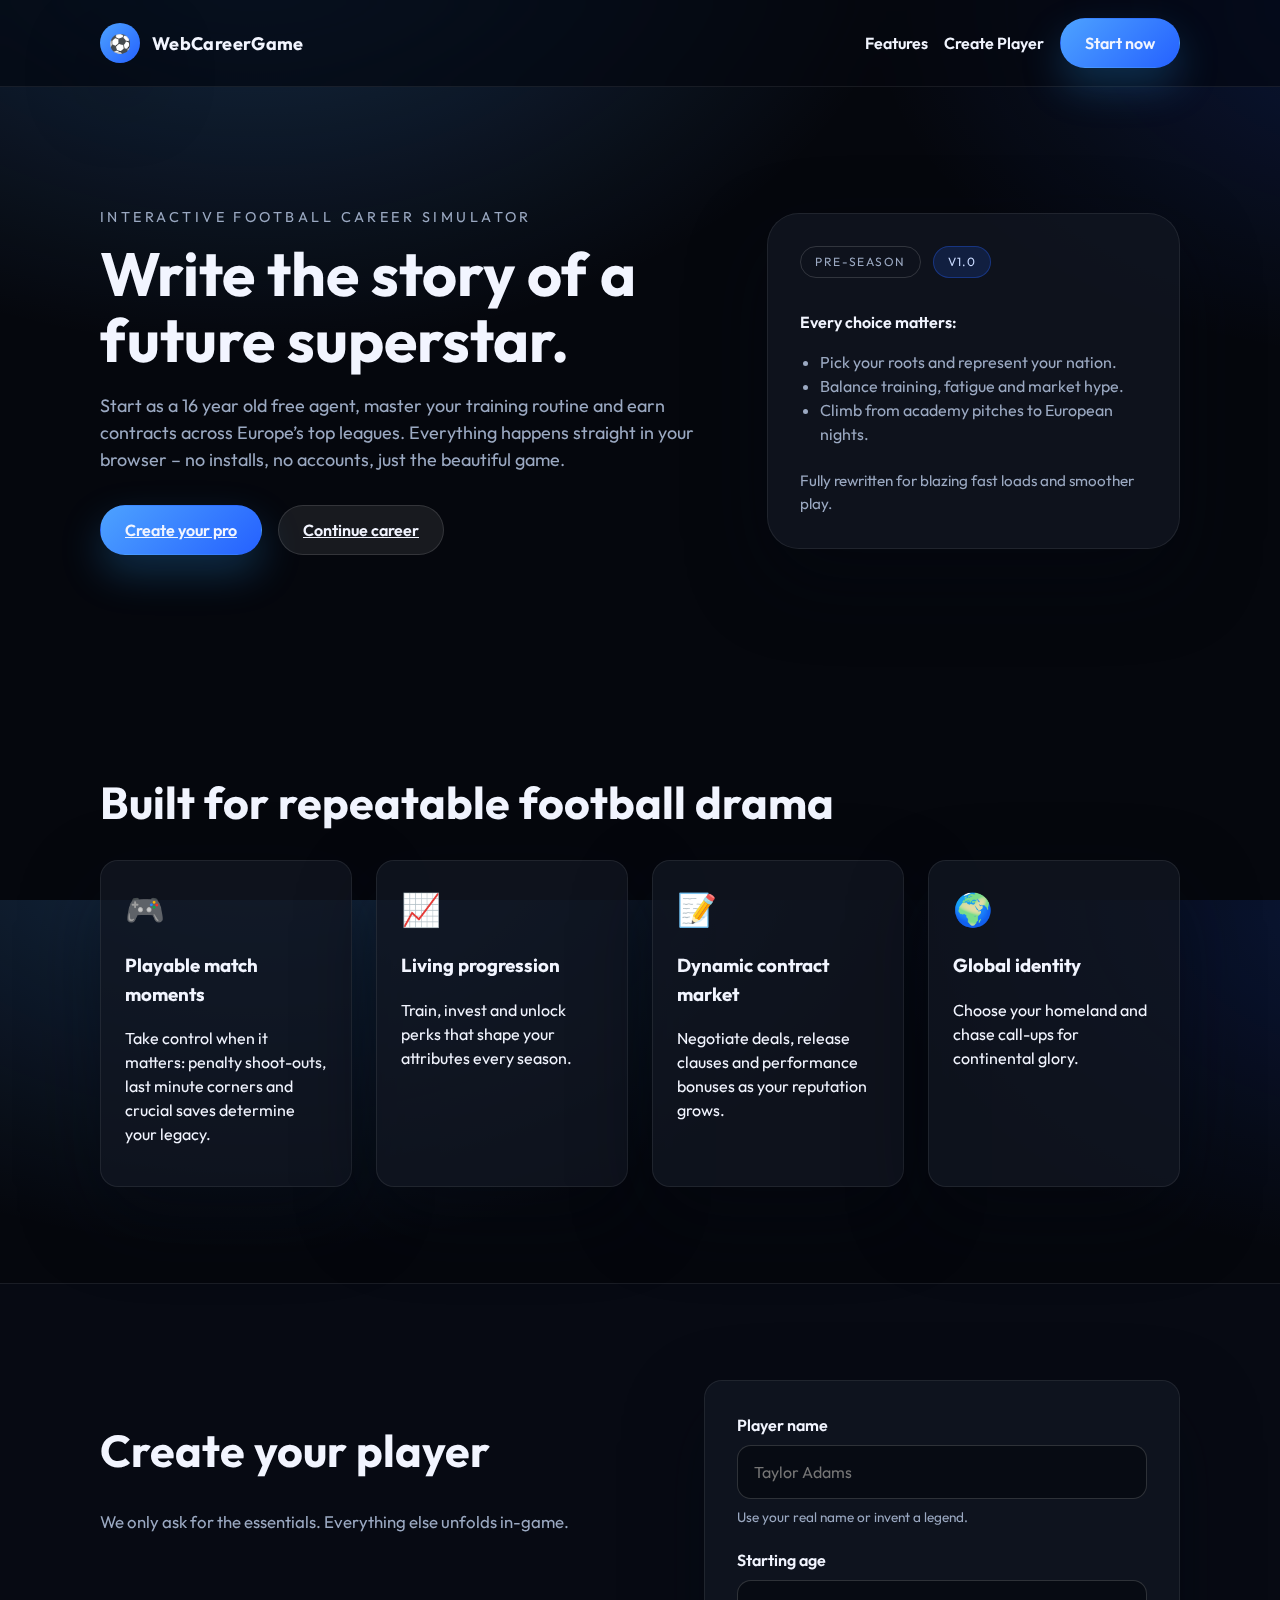
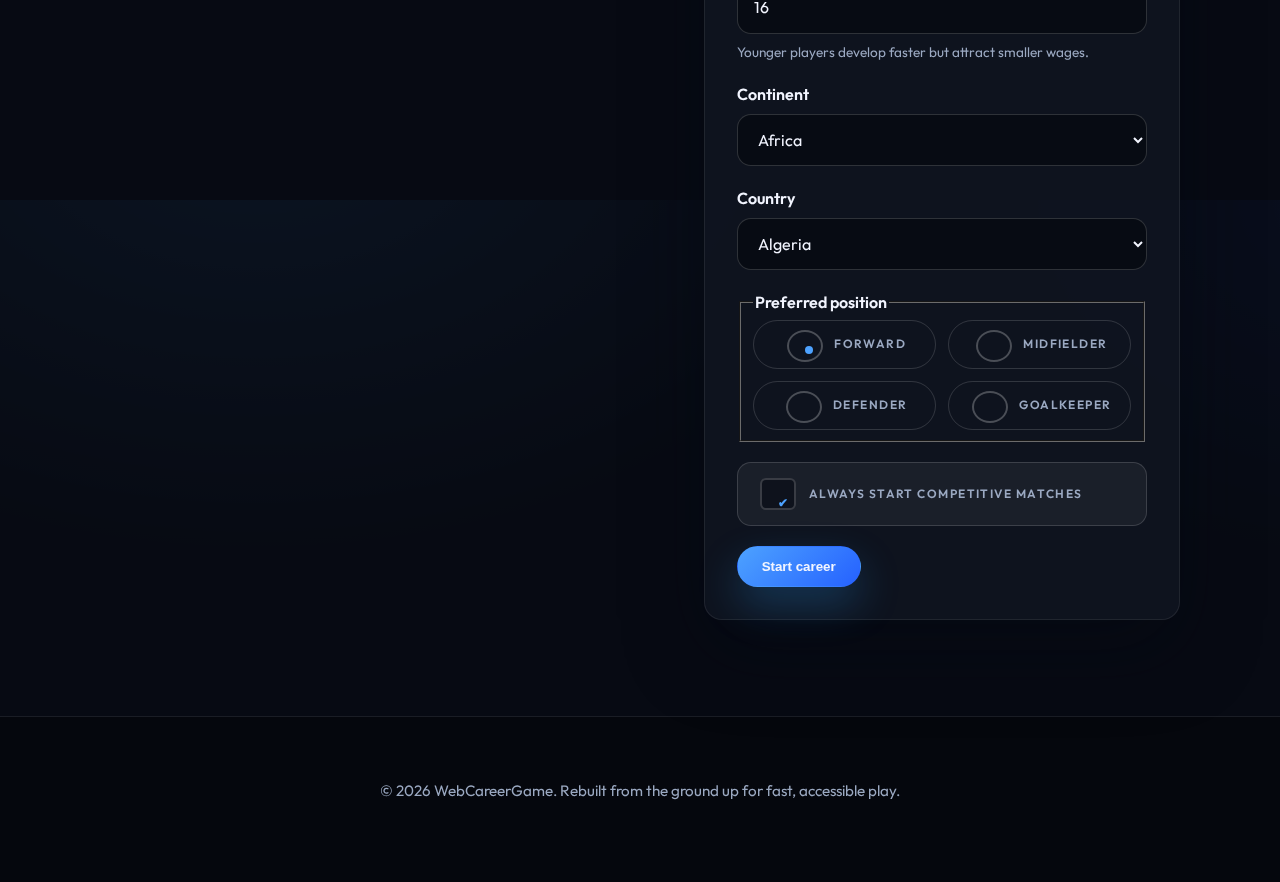
<file: index.html>
<!DOCTYPE html>
<html lang="en">
  <head>
    <meta charset="UTF-8" />
    <meta name="viewport" content="width=device-width, initial-scale=1" />
    <title>WebCareerGame · Craft Your Football Story</title>
    <link rel="preconnect" href="https://fonts.googleapis.com" />
    <link rel="preconnect" href="https://fonts.gstatic.com" crossorigin />
    <link
      href="https://fonts.googleapis.com/css2?family=Outfit:wght@400;500;600;700;800&display=swap"
      rel="stylesheet"
    />
    <link rel="stylesheet" href="styles/landing.css" />
    <script type="module" src="scripts/landing.js" defer></script>
  </head>
  <body>
    <header class="site-header">
      <div class="container header-inner">
        <div class="brand" aria-label="WebCareerGame">
          <span class="brand-icon" aria-hidden="true">⚽</span>
          <span class="brand-name">WebCareerGame</span>
        </div>
        <nav class="nav" aria-label="Primary">
          <a href="#features">Features</a>
          <a href="#setup">Create Player</a>
          <a
            class="btn primary"
            href="#setup"
            data-start
          >Start now</a>
        </nav>
      </div>
    </header>

    <main>
      <section class="hero" id="top">
        <div class="container hero-inner">
          <div class="hero-copy">
            <p class="eyebrow">Interactive football career simulator</p>
            <h1>Write the story of a future superstar.</h1>
            <p class="lede">
              Start as a 16 year old free agent, master your training routine and earn contracts across Europe’s top leagues. Everything happens straight in your browser – no installs, no accounts, just the beautiful game.
            </p>
            <div class="cta-row">
              <a class="btn primary" href="#setup">Create your pro</a>
              <a class="btn ghost" href="game.html">Continue career</a>
            </div>
          </div>
          <div class="hero-card" aria-hidden="true">
            <div class="card-header">
              <span class="pill">Pre-season</span>
              <span class="pill primary">v1.0</span>
            </div>
            <div class="card-body">
              <p class="card-lede">Every choice matters:</p>
              <ul class="card-list">
                <li>Pick your roots and represent your nation.</li>
                <li>Balance training, fatigue and market hype.</li>
                <li>Climb from academy pitches to European nights.</li>
              </ul>
              <p class="card-foot">Fully rewritten for blazing fast loads and smoother play.</p>
            </div>
          </div>
        </div>
      </section>

      <section class="section" id="features">
        <div class="container">
          <h2>Built for repeatable football drama</h2>
          <div class="feature-grid">
            <article class="feature">
              <div class="feature-icon" aria-hidden="true">🎮</div>
              <h3>Playable match moments</h3>
              <p>Take control when it matters: penalty shoot-outs, last minute corners and crucial saves determine your legacy.</p>
            </article>
            <article class="feature">
              <div class="feature-icon" aria-hidden="true">📈</div>
              <h3>Living progression</h3>
              <p>Train, invest and unlock perks that shape your attributes every season.</p>
            </article>
            <article class="feature">
              <div class="feature-icon" aria-hidden="true">📝</div>
              <h3>Dynamic contract market</h3>
              <p>Negotiate deals, release clauses and performance bonuses as your reputation grows.</p>
            </article>
            <article class="feature">
              <div class="feature-icon" aria-hidden="true">🌍</div>
              <h3>Global identity</h3>
              <p>Choose your homeland and chase call-ups for continental glory.</p>
            </article>
          </div>
        </div>
      </section>

      <section class="section alt" id="setup">
        <div class="container setup-grid">
          <header class="section-header">
            <h2>Create your player</h2>
            <p>We only ask for the essentials. Everything else unfolds in-game.</p>
          </header>
          <form class="card form" id="setup-form" novalidate>
            <div class="field">
              <label for="name">Player name</label>
              <input
                id="name"
                name="name"
                type="text"
                autocomplete="name"
                placeholder="Taylor Adams"
                maxlength="24"
                required
              />
              <p class="hint">Use your real name or invent a legend.</p>
            </div>

            <div class="field">
              <label for="age">Starting age</label>
              <input
                id="age"
                name="age"
                type="number"
                min="16"
                max="40"
                value="16"
                required
              />
              <p class="hint">Younger players develop faster but attract smaller wages.</p>
            </div>

            <div class="field">
              <label for="continent">Continent</label>
              <select id="continent" name="continent" required></select>
            </div>

            <div class="field">
              <label for="country">Country</label>
              <select id="country" name="country" required></select>
            </div>

            <fieldset class="field">
              <legend>Preferred position</legend>
              <div class="pill-group" role="radiogroup" aria-label="Position">
                <label class="pill">
                  <input type="radio" name="pos" value="Forward" checked />
                  Forward
                </label>
                <label class="pill">
                  <input type="radio" name="pos" value="Midfielder" />
                  Midfielder
                </label>
                <label class="pill">
                  <input type="radio" name="pos" value="Defender" />
                  Defender
                </label>
                <label class="pill">
                  <input type="radio" name="pos" value="Goalkeeper" />
                  Goalkeeper
                </label>
              </div>
            </fieldset>

            <label class="pill checkbox">
              <input type="checkbox" id="always-play" name="alwaysPlay" />
              Always start competitive matches
            </label>

            <footer class="form-footer">
              <button class="btn primary" type="submit">Start career</button>
              <p class="form-status" role="status" aria-live="polite"></p>
            </footer>
          </form>
        </div>
      </section>
    </main>

    <footer class="site-footer">
      <div class="container">
        <p>© <span id="year"></span> WebCareerGame. Rebuilt from the ground up for fast, accessible play.</p>
      </div>
    </footer>
  </body>
</html>
</file>
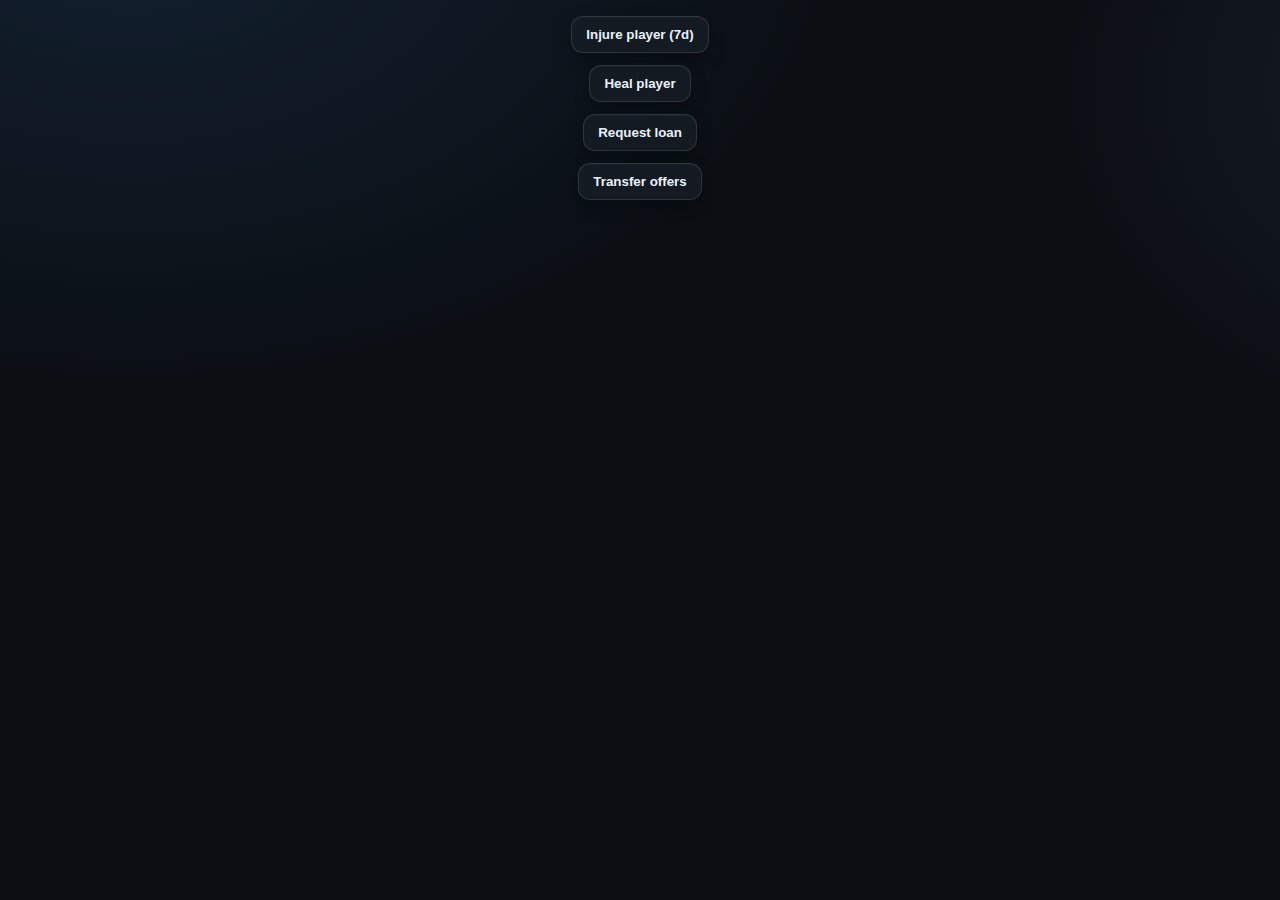
<file: dev.html>
<!DOCTYPE html>
<html lang="en">
<head>
  <meta charset="UTF-8" />
  <title>Developer tools</title>
  <link rel="stylesheet" href="style.css" />
</head>
<body>
  <div class="container">
    <div class="row column">
      <button class="btn" id="dev-injure">Injure player (7d)</button>
      <button class="btn" id="dev-heal">Heal player</button>
      <button class="btn" id="dev-loan">Request loan</button>
      <button class="btn" id="dev-offers">Transfer offers</button>
    </div>
  </div>
  <script src="js/dev.js"></script>
</body>
</html>
</file>
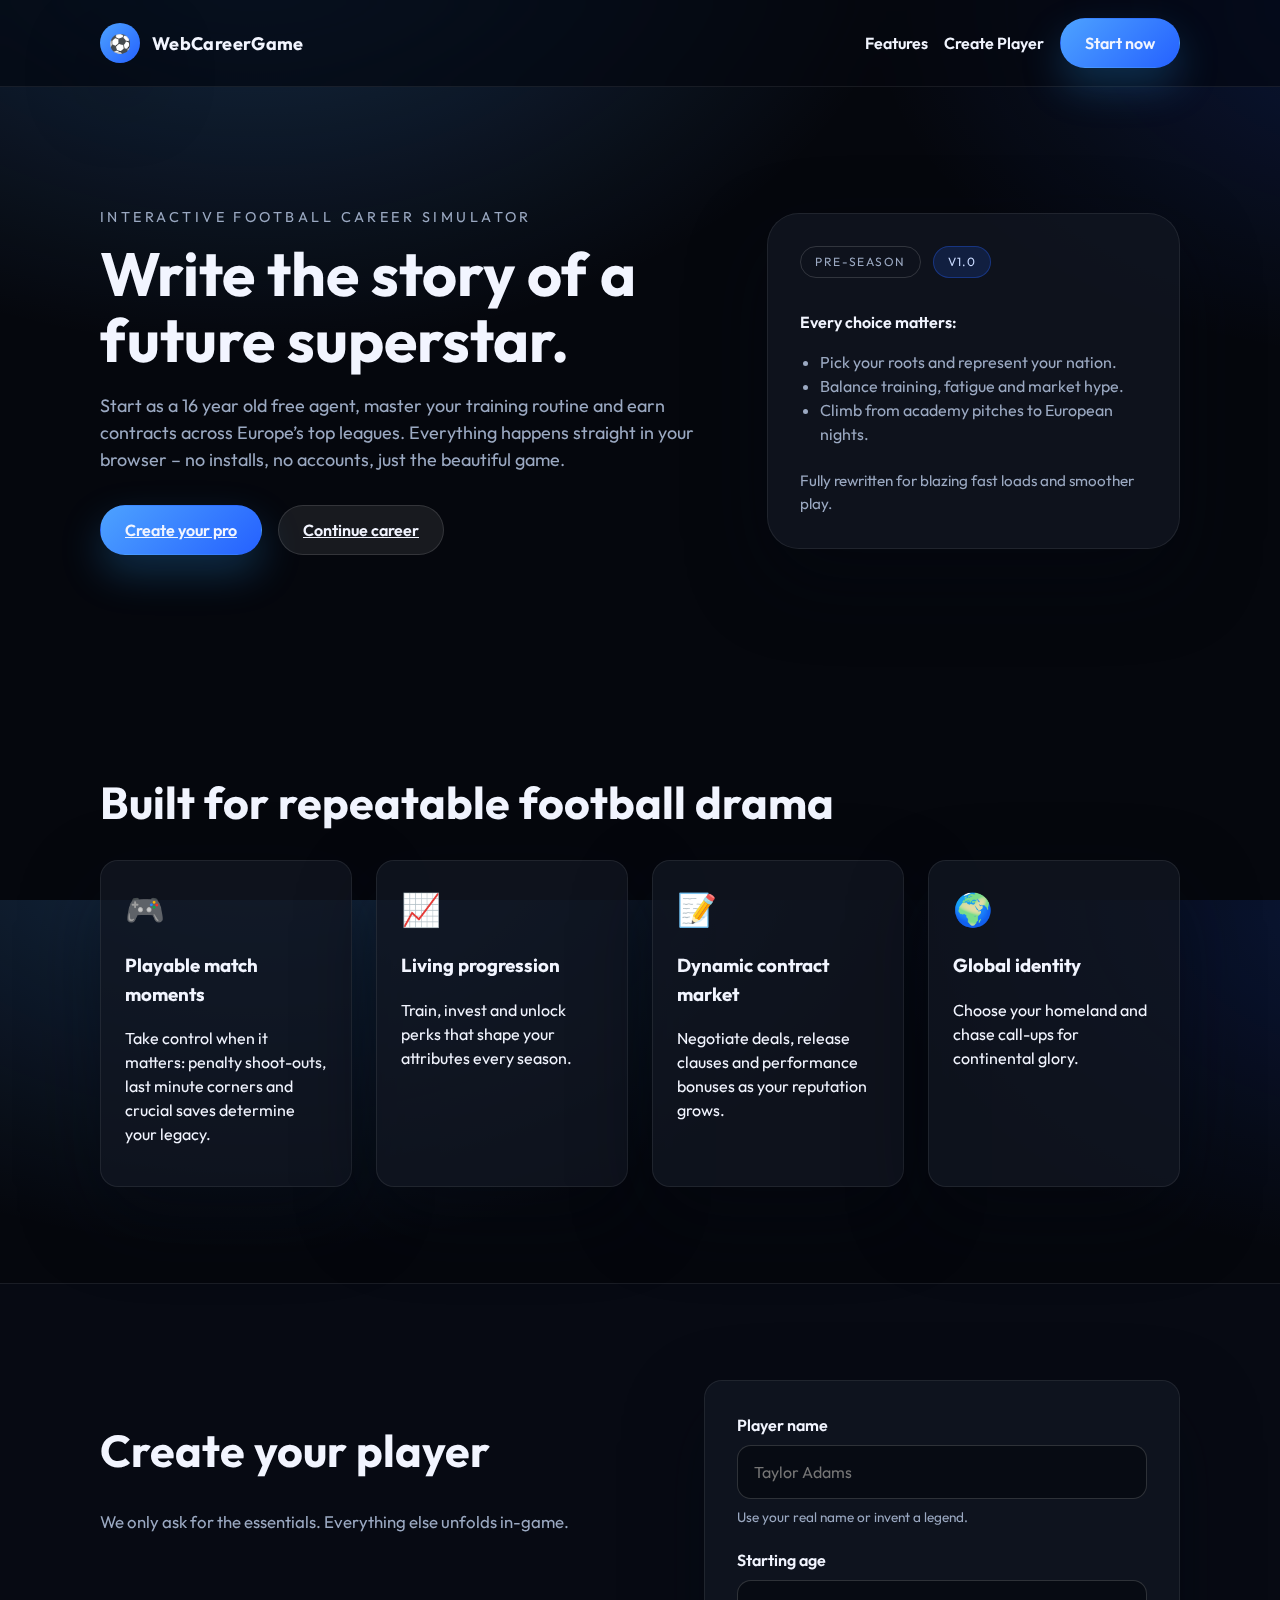
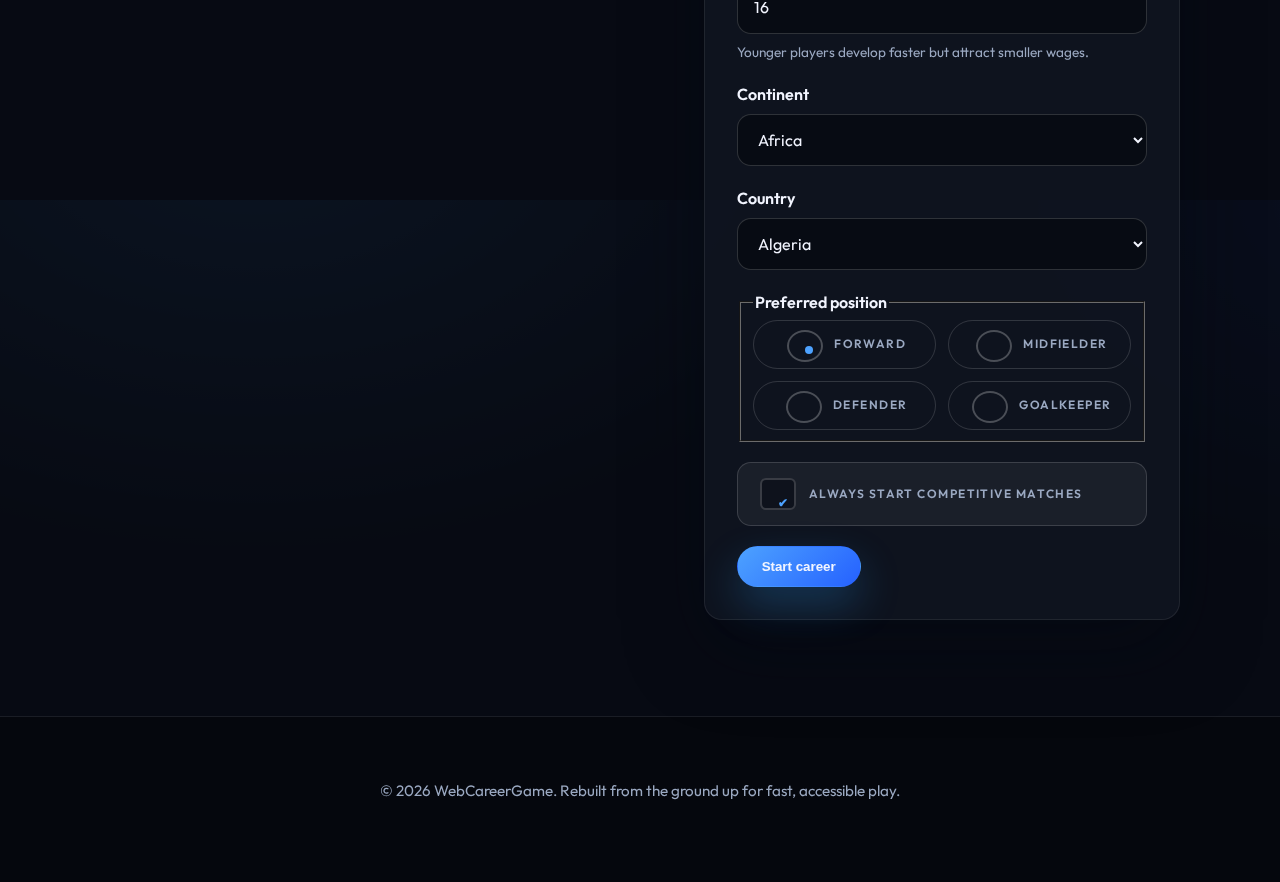
<file: game.html>
<!DOCTYPE html>
<html lang="en">
  <head>
    <meta charset="UTF-8" />
    <meta name="viewport" content="width=device-width, initial-scale=1" />
    <title>WebCareerGame · Career Mode</title>
    <link rel="preconnect" href="https://fonts.googleapis.com" />
    <link rel="preconnect" href="https://fonts.gstatic.com" crossorigin />
    <link
      href="https://fonts.googleapis.com/css2?family=Outfit:wght@400;500;600;700;800&display=swap"
      rel="stylesheet"
    />
    <link rel="stylesheet" href="styles/app.css" />
    <script type="module" src="scripts/app.js" defer></script>
  </head>
  <body>
    <header class="app-header">
      <div class="container header-inner">
        <div class="brand" aria-label="WebCareerGame">
          <span class="brand-icon" aria-hidden="true">⚽</span>
          <div class="brand-copy">
            <span class="brand-name">WebCareerGame</span>
            <span class="badge version" data-app-version>v1.0</span>
          </div>
        </div>
        <nav class="nav" aria-label="Game navigation">
          <button class="btn ghost" data-view="dashboard">Dashboard</button>
          <button class="btn ghost" data-view="calendar">Calendar</button>
          <button class="btn ghost" data-view="market">Market</button>
          <button class="btn ghost" data-view="shop">Shop</button>
          <button class="btn ghost" data-view="league">Table</button>
          <button class="btn danger" data-action="reset">Retire</button>
        </nav>
      </div>
    </header>

    <main class="app" id="app" hidden>
      <aside class="sidebar" aria-label="Player overview">
        <section class="card">
          <header class="card-header">
            <h2 class="card-title">Player</h2>
            <button class="btn ghost small" data-dialog="skills">Skills</button>
          </header>
          <dl class="kv" data-player-overview>
            <div>
              <dt>Name</dt>
              <dd data-field="name">—</dd>
            </div>
            <div>
              <dt>Age</dt>
              <dd data-field="age">—</dd>
            </div>
            <div>
              <dt>Position</dt>
              <dd data-field="pos">—</dd>
            </div>
            <div>
              <dt>Club</dt>
              <dd data-field="club">Free agent</dd>
            </div>
            <div>
              <dt>League</dt>
              <dd data-field="league">—</dd>
            </div>
            <div>
              <dt>Overall</dt>
              <dd data-field="overall">—</dd>
            </div>
            <div>
              <dt>Salary</dt>
              <dd data-field="salary">£0 /wk</dd>
            </div>
            <div>
              <dt>Value</dt>
              <dd data-field="value">£0</dd>
            </div>
            <div>
              <dt>Balance</dt>
              <dd data-field="balance">£0</dd>
            </div>
          </dl>
        </section>

        <section class="card">
          <header class="card-header">
            <h2 class="card-title">Season</h2>
          </header>
          <dl class="kv" data-season-overview>
            <div>
              <dt>Season</dt>
              <dd data-field="season">1</dd>
            </div>
            <div>
              <dt>Week</dt>
              <dd data-field="week">1 / 38</dd>
            </div>
            <div>
              <dt>Form</dt>
              <dd data-field="form">—</dd>
            </div>
            <div>
              <dt>Minutes</dt>
              <dd data-field="minutes">0</dd>
            </div>
            <div>
              <dt>Goals</dt>
              <dd data-field="goals">0</dd>
            </div>
            <div>
              <dt>Assists</dt>
              <dd data-field="assists">0</dd>
            </div>
            <div>
              <dt>Clean sheets</dt>
              <dd data-field="cleanSheets">0</dd>
            </div>
          </dl>
        </section>

        <section class="card">
          <header class="card-header">
            <h2 class="card-title">Auto advance</h2>
          </header>
          <div class="stack">
            <button class="btn primary" data-action="toggle-auto">Turn on</button>
            <p class="muted small">Automatically processes daily events until the next major decision.</p>
          </div>
        </section>
      </aside>

      <section class="content" data-view-panel>
        <section class="view" data-view="dashboard" hidden>
          <header class="card hero-card">
            <div>
              <p class="eyebrow" data-field="date">—</p>
              <h1 class="card-title">This week</h1>
              <p class="muted" data-field="summary">Prepare your player to sign the first contract.</p>
            </div>
            <div class="cta-group" data-week-actions></div>
          </header>

          <section class="card">
            <header class="card-header">
              <h2 class="card-title">Event log</h2>
              <button class="btn ghost small" data-action="clear-log">Clear</button>
            </header>
            <ol class="log" data-log></ol>
          </section>
        </section>

        <section class="view" data-view="calendar" hidden>
          <header class="card-header">
            <h2 class="card-title">Calendar</h2>
            <div class="card-actions">
              <button class="btn" data-action="prev-week">Previous week</button>
              <button class="btn" data-action="next-week">Next week</button>
            </div>
          </header>
          <div class="calendar" data-calendar></div>
        </section>

        <section class="view" data-view="market" hidden>
          <header class="card-header">
            <h2 class="card-title">Transfer market</h2>
          </header>
          <div class="stack" data-market></div>
        </section>

        <section class="view" data-view="shop" hidden>
          <header class="card-header">
            <h2 class="card-title">Player perks</h2>
          </header>
          <div class="stack" data-shop></div>
        </section>

        <section class="view" data-view="league" hidden>
          <header class="card-header">
            <h2 class="card-title">League table</h2>
          </header>
          <table class="table" data-league>
            <thead>
              <tr>
                <th scope="col">Pos</th>
                <th scope="col">Club</th>
                <th scope="col">Pts</th>
                <th scope="col">W</th>
                <th scope="col">D</th>
                <th scope="col">L</th>
                <th scope="col">GD</th>
              </tr>
            </thead>
            <tbody></tbody>
          </table>
        </section>
      </section>
    </main>

    <dialog class="modal" data-modal="skills">
      <form method="dialog" class="modal-content">
        <header class="modal-header">
          <h2>Skill breakdown</h2>
          <button class="btn ghost" value="cancel">Close</button>
        </header>
        <dl class="kv" data-skill-breakdown></dl>
      </form>
    </dialog>

    <dialog class="modal" data-modal="match">
      <form method="dialog" class="modal-content">
        <header class="modal-header">
          <h2 data-field="match-title">Match result</h2>
        </header>
        <div class="modal-body" data-match-summary></div>
        <footer class="modal-footer">
          <button class="btn primary" value="ok">Continue</button>
        </footer>
      </form>
    </dialog>

    <dialog class="modal" data-modal="contract">
      <form method="dialog" class="modal-content">
        <header class="modal-header">
          <h2>Contract offer</h2>
        </header>
        <div class="modal-body" data-contract-details></div>
        <footer class="modal-footer">
          <button class="btn ghost" value="reject">Reject</button>
          <button class="btn primary" value="accept">Sign contract</button>
        </footer>
      </form>
    </dialog>
  </body>
</html>
</file>
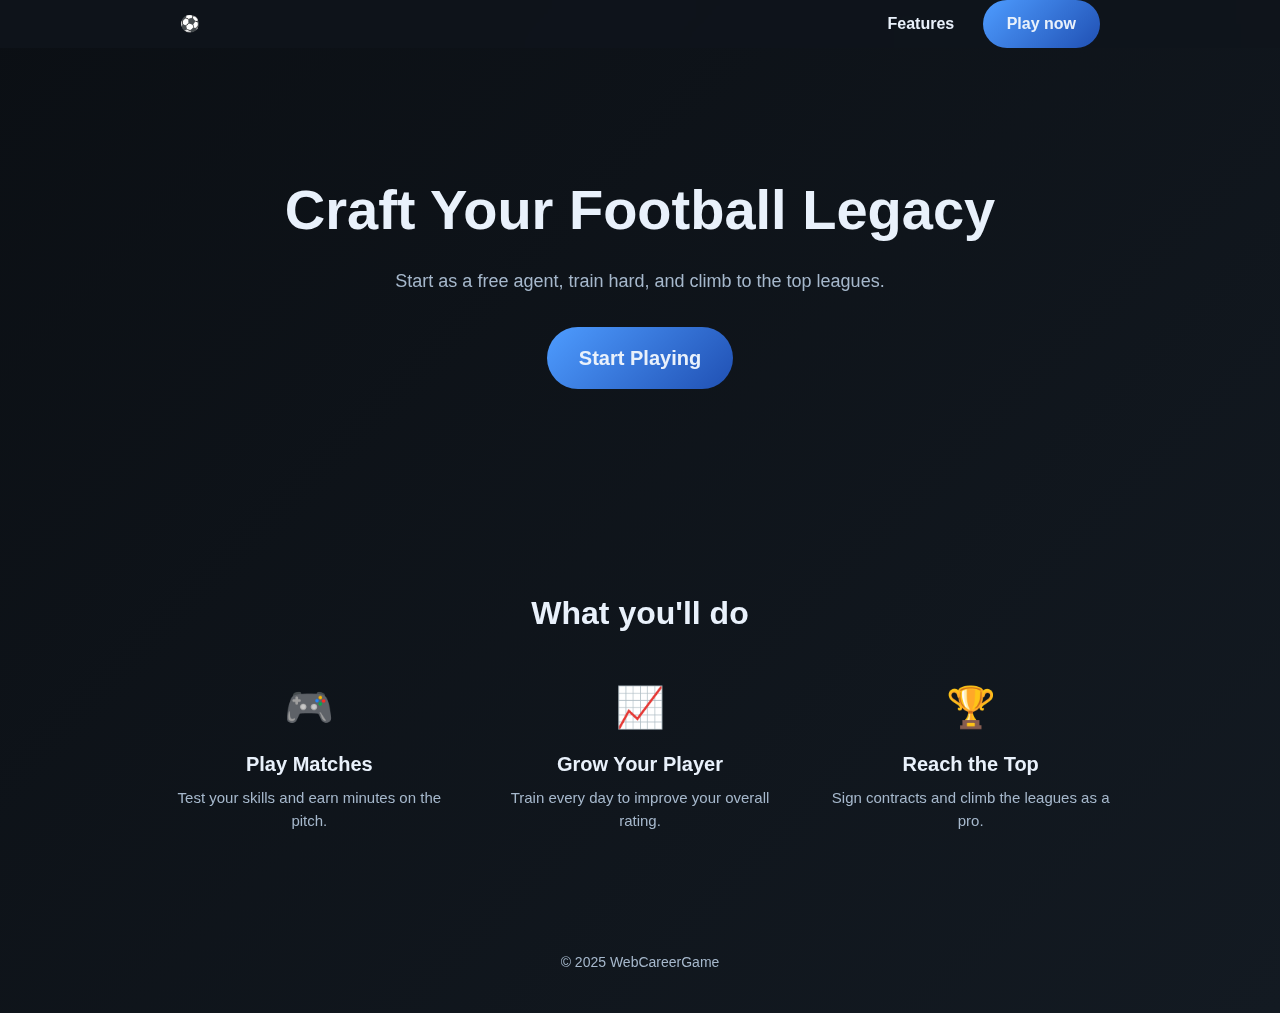
<file: landing.html>
<!DOCTYPE html>
<html lang="en">
<head>
  <meta charset="UTF-8" />
  <meta name="viewport" content="width=device-width, initial-scale=1.0" />
  <title>WebCareerGame – Build Your Football Story</title>
  <link rel="stylesheet" href="landing.css" />
</head>
<body>
  <header class="site-header">
    <div class="container row between">
      <div class="logo" aria-hidden="true">⚽</div>
      <nav class="nav">
        <a href="#features">Features</a>
        <a href="index.html" class="btn primary">Play now</a>
      </nav>
    </div>
  </header>

  <main>
    <section class="hero">
      <div class="container">
        <h1>Craft Your Football Legacy</h1>
        <p>Start as a free agent, train hard, and climb to the top leagues.</p>
        <a href="index.html" class="btn primary big">Start Playing</a>
      </div>
    </section>

    <section id="features" class="features container">
      <h2>What you'll do</h2>
      <div class="grid">
        <div class="feature">
          <div class="icon">🎮</div>
          <h3>Play Matches</h3>
          <p>Test your skills and earn minutes on the pitch.</p>
        </div>
        <div class="feature">
          <div class="icon">📈</div>
          <h3>Grow Your Player</h3>
          <p>Train every day to improve your overall rating.</p>
        </div>
        <div class="feature">
          <div class="icon">🏆</div>
          <h3>Reach the Top</h3>
          <p>Sign contracts and climb the leagues as a pro.</p>
        </div>
      </div>
    </section>
  </main>

  <footer class="site-footer">
    <div class="container">
      © 2025 WebCareerGame
    </div>
  </footer>
</body>
</html>
</file>
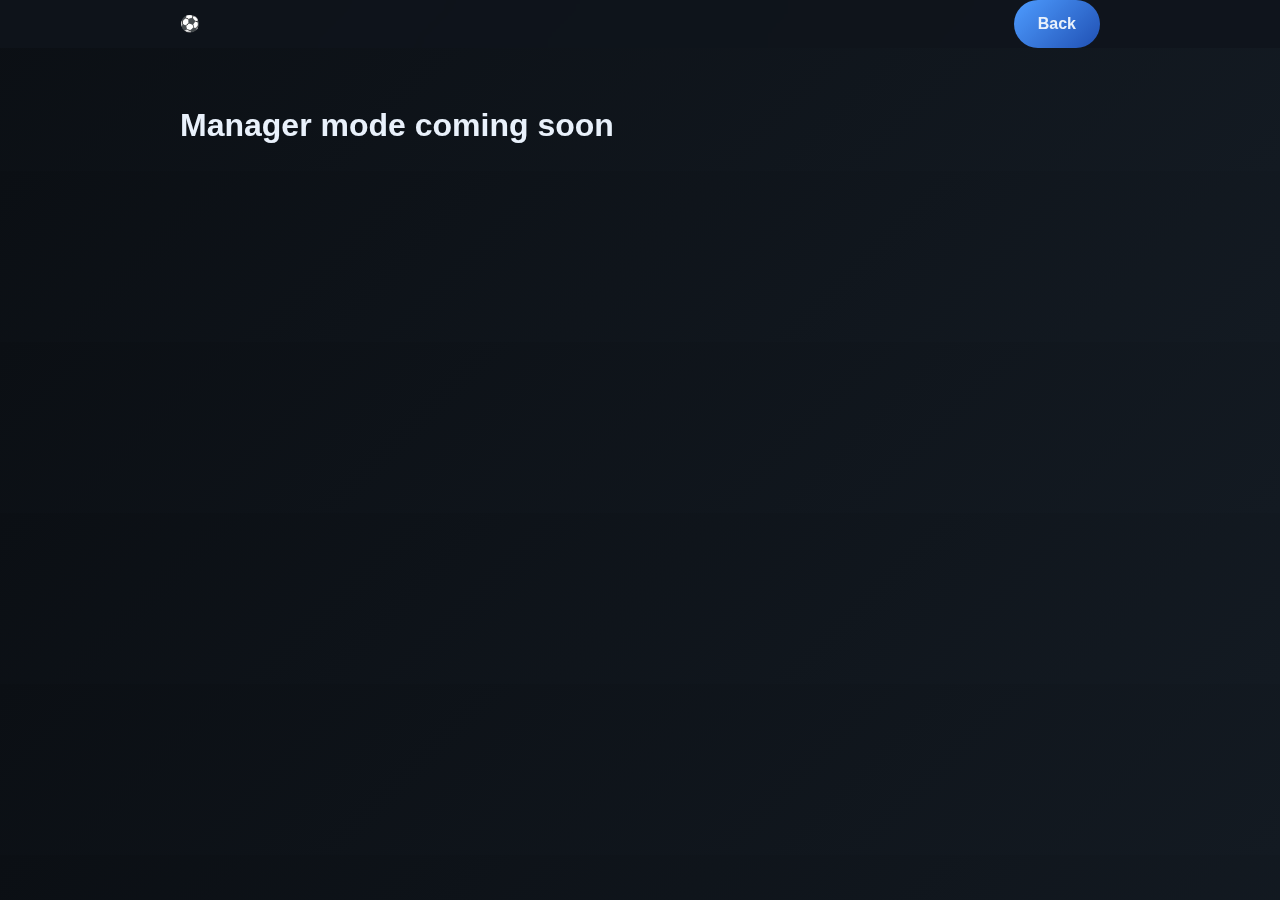
<file: managergame.html>
<!DOCTYPE html>
<html lang="en">
<head>
  <meta charset="UTF-8" />
  <meta name="viewport" content="width=device-width, initial-scale=1.0" />
  <title>Manager Mode - WebCareerGame</title>
  <link rel="stylesheet" href="landing.css" />
</head>
<body>
  <header class="site-header">
    <div class="container row between">
      <div class="logo" aria-hidden="true">⚽</div>
      <nav class="nav">
        <a href="index.html" class="btn primary">Back</a>
      </nav>
    </div>
  </header>

  <main class="container" style="padding-top:2rem;">
    <h1>Manager mode coming soon</h1>
  </main>
</body>
</html>
</file>
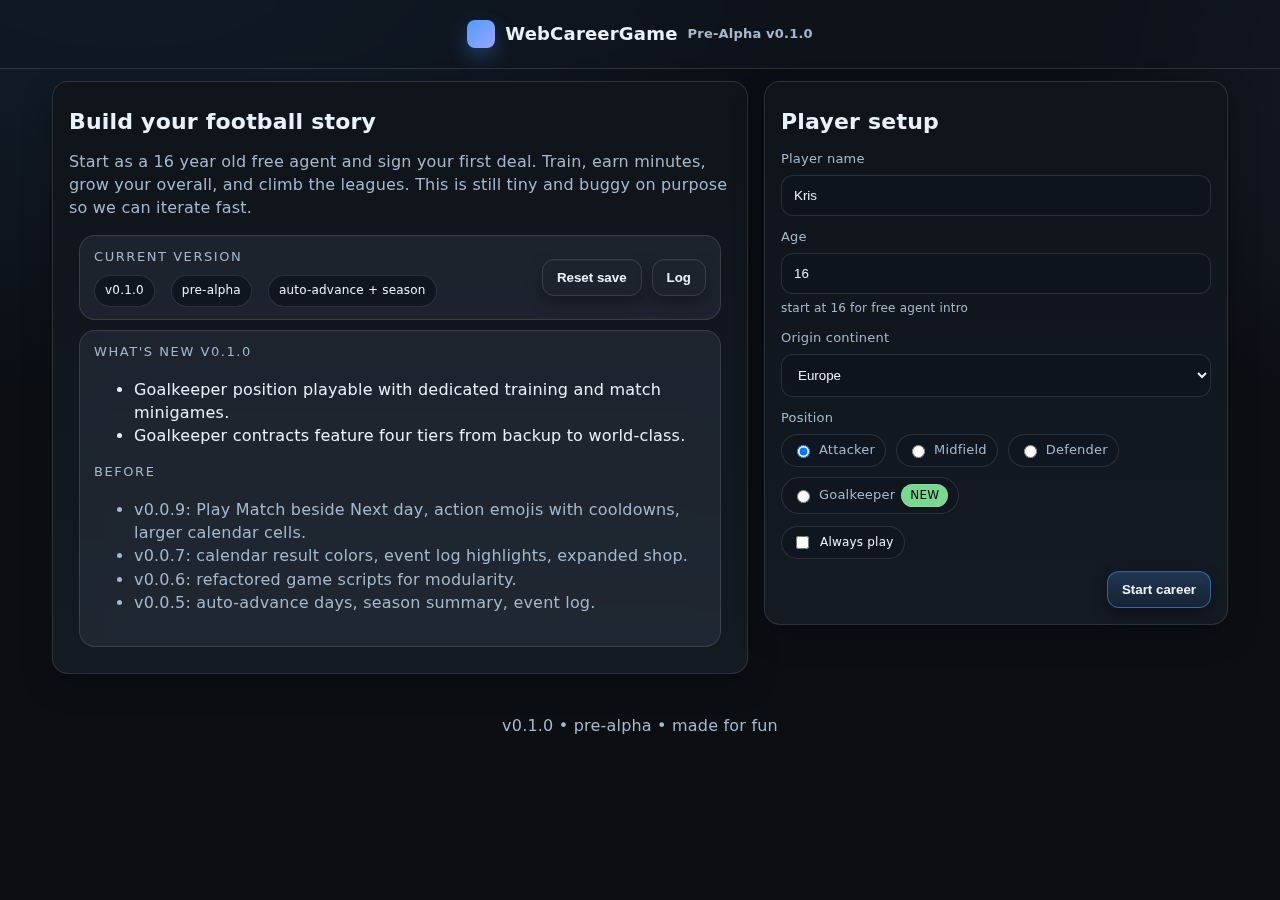
<file: old-index.html>
<!DOCTYPE html>
<html lang="en">
<head>
  <meta charset="UTF-8" />
  <meta name="viewport" content="width=device-width, initial-scale=1" />
  <title>WebCareerGame • Pre-Alpha v0.1.0</title>
  <!-- Split build: external CSS & JS -->
  <link rel="stylesheet" href="style.css">
  <script src="js/game.js" defer></script>
  <script src="js/utils.js" defer></script>
  <script src="js/ui.js" defer></script>
  <script src="js/market.js" defer></script>
  <script src="js/contract.js" defer></script>
  <script src="js/shop.js" defer></script>
  <script src="js/goalkeeper.js" defer></script>
  <script src="js/match.js" defer></script>
  <script src="js/season.js" defer></script>
  <script src="js/time.js" defer></script>
  <script src="js/main.js" defer></script>
</head>
<body>
  <header class="app-header">
    <div class="container brand">
      <div class="logo" aria-hidden="true"></div>
      <h1>WebCareerGame</h1>
      <div class="version">Pre-Alpha <span class="app-version"></span></div>
    </div>
  </header>

  <main class="container" id="app">
    <!-- Landing page -->
    <section id="landing" class="landing">
      <div class="card">
        <div class="title">Build your football story</div>
        <p class="muted intro">Start as a 16 year old free agent and sign your first deal. Train, earn minutes, grow your overall, and climb the leagues. This is still tiny and buggy on purpose so we can iterate fast.</p>

        <div class="glass">
          <div class="row spread">
            <div>
              <div class="h">Current version</div>
              <div class="row pills"><span class="pill"><span class="app-version"></span></span><span class="pill">pre-alpha</span><span class="pill">auto-advance + season</span></div>
            </div>
            <div class="row">
              <button class="btn ghost" id="btn-reset" title="Clear local save">Reset save</button>
              <button class="btn ghost" id="btn-alert-log" title="Show alert log">Log</button>
            </div>
          </div>
        </div>

        <div class="glass">
          <div class="h">What's new <span class="app-version"></span></div>
          <ul class="updates">
            <li>Goalkeeper position playable with dedicated training and match minigames.</li>
            <li>Goalkeeper contracts feature four tiers from backup to world-class.</li>
          </ul>
          <div class="h before">Before</div>
          <ul class="updates muted before-list">
            <li>v0.0.9: Play Match beside Next day, action emojis with cooldowns, larger calendar cells.</li>
            <li>v0.0.7: calendar result colors, event log highlights, expanded shop.</li>
            <li>v0.0.6: refactored game scripts for modularity.</li>
            <li>v0.0.5: auto-advance days, season summary, event log.</li>
            <li>v0.0.4: contract offers, salary/value, market tweaks.</li>
            <li>v0.0.3: training minigame and match simulation improvements.</li>
            <li>v0.0.2: retire flow, calendar protections, market respecting contracts, logs.</li>
            <li>v0.0.1: initial prototype.</li>
          </ul>
        </div>
      </div>

      <div class="card">
        <div class="title">Player setup</div>
        <form id="setup-form">
          <div class="field"><label for="name">Player name</label><input id="name" class="input" required placeholder="Your name" value="Kris" maxlength="24" /></div>
          <div class="field"><label for="age">Age</label><input id="age" class="input" type="number" min="16" max="40" value="16" /><div class="muted hint">start at 16 for free agent intro</div></div>
          <div class="field"><label for="origin">Origin continent</label>
            <select id="origin">
              <option>Europe</option><option>South America</option><option>North America</option><option>Africa</option><option>Asia</option><option>Oceania</option>
            </select>
          </div>
          <div class="field"><label>Position</label>
            <div class="row wrap">
              <label class="pill radio"><input type="radio" name="pos" value="Attacker" checked> Attacker</label>
              <label class="pill radio"><input type="radio" name="pos" value="Midfield"> Midfield</label>
              <label class="pill radio"><input type="radio" name="pos" value="Defender"> Defender</label>
              <label class="pill radio"><input type="radio" name="pos" value="Goalkeeper"> Goalkeeper <span class="badge new">NEW</span></label>
            </div>
          </div>
          <label class="pill checkbox"><input type="checkbox" id="always-play"> Always play</label>
          <div class="row end mt"><button class="btn primary" type="submit">Start career</button></div>
        </form>
      </div>
    </section>

    <!-- Manager page -->
    <section id="manager" class="manager hidden">
      <div class="grid">
        <div class="left">
          <div class="card" id="player-card">
            <div class="h">Player</div>
            <div class="kv">
              <div class="k">Name</div><div class="v" id="v-name">—</div>
              <div class="k">Age</div><div class="v" id="v-age">—</div>
              <div class="k">Position</div><div class="v" id="v-pos">—</div>
              <div class="k">Club</div><div class="v" id="v-club">Free Agent</div>
              <div class="k">League</div><div class="v" id="v-league">—</div>
              <div class="k">Status</div><div class="v" id="v-status">—</div>
              <div class="k">Contract</div><div class="v" id="v-years">—</div>
            </div>
          </div>

          <div class="card">
            <div class="h">Career</div>
            <div class="kv">
              <div class="k">Season</div><div class="v" id="v-season">1</div>
              <div class="k">Week</div><div class="v" id="v-week">1 / 38</div>
              <div class="k">Overall</div><div class="v" id="v-overall">—</div>
              <div class="k">Play time</div><div class="v" id="v-playtime">0 min</div>
              <div class="k">Salary</div><div class="v" id="v-salary">£0 /week</div>
              <div class="k">Value</div><div class="v" id="v-value">£0</div>
              <div class="k">Balance</div><div class="v" id="v-balance">£0</div>
            </div>
          </div>

          <div class="card">
            <div class="h">Actions</div>
            <div class="row wrap">
              <button class="btn primary" id="btn-market">🛒 Market</button>
              <button class="btn primary" id="btn-shop">🏪 Shop</button>
              <button class="btn primary" id="btn-train">🏋️‍♂️ Train</button>
              <button class="btn primary" id="btn-contract">📝 Contract</button>
            </div>
            <div class="row wrap mt">
              <button class="btn ghost" id="btn-save">💾 Save</button>
              <button class="btn danger" id="btn-retire">👋 Retire</button>
            </div>
          </div>
        </div>

        <div class="card">
          <div class="h">This week</div>
          <div id="week-summary" class="title sub">—</div>
          <div class="row" id="week-cta"></div>

          <div class="week-panel">
            <div class="glass">
              <div class="row spread center-v">
                <div>
                  <div class="h">Calendar</div>
                  <div class="muted" id="date-label">—</div>
                </div>
                <div class="row">
                  <button class="btn" id="btn-auto">Auto advance: Off</button>
                  <button class="btn primary" id="btn-next">Next day</button>
                  <button class="btn primary" id="btn-play" disabled>Play match</button>
                </div>
              </div>
              <div class="calendar" id="calendar"></div>
            </div>

            <div class="glass">
              <div class="row spread center-v">
                <div class="h">Event log</div>
                <button class="btn ghost small" id="btn-log" title="Download log">⬇️</button>
              </div>
              <div id="live-log" class="live-log muted"></div>
            </div>
          </div>
        </div>
      </div>
    </section>
  </main>

  <footer class="container app-footer"><span class="app-version"></span> • pre-alpha • made for fun</footer>

  <!-- Market modal -->
  <dialog id="market-modal" class="modal">
    <div class="sheet">
      <header class="brand sheet-head">
        <div class="logo"></div><h1 class="sheet-title">Transfer market</h1>
        <button class="btn ghost" id="close-market">Close</button>
      </header>
      <div class="content">
        <div id="market-info" class="muted"></div>
        <div id="market-list" class="row column"></div>
        <div id="market-empty" class="muted hidden">No offers right now.</div>
      </div>
    </div>
  </dialog>

  <!-- Match modal -->
  <dialog id="match-modal" class="modal">
    <div class="sheet">
      <header class="brand sheet-head">
        <div class="logo"></div><h1 class="sheet-title">Match day</h1>
        <button class="btn ghost" id="close-match">Close</button>
      </header>
      <div class="content" id="match-content"></div>
    </div>
  </dialog>

  <!-- Training modal -->
  <dialog id="training-modal" class="modal">
    <div class="sheet">
      <header class="brand sheet-head">
        <div class="logo"></div><h1 class="sheet-title">Training</h1>
        <button class="btn ghost" id="close-training">Close</button>
      </header>
      <div class="content" id="training-content"></div>
    </div>
  </dialog>

  <!-- Training cooldown modal -->
  <dialog id="cooldown-modal" class="modal">
    <div class="sheet">
      <header class="brand sheet-head">
        <div class="logo"></div><h1 class="sheet-title">Rest day</h1>
        <button class="btn ghost" id="close-cooldown">Close</button>
      </header>
      <div class="content" id="cooldown-content"></div>
      <div class="content sheet-actions">
        <button class="btn primary" id="cooldown-ok">OK</button>
      </div>
    </div>
  </dialog>

  <!-- Shop modal -->
  <dialog id="shop-modal" class="modal">
    <div class="sheet">
      <header class="brand sheet-head">
        <div class="logo"></div><h1 class="sheet-title">Shop</h1>
        <button class="btn ghost" id="close-shop">Close</button>
      </header>
      <div class="content" id="shop-content"></div>
    </div>
  </dialog>

  <!-- Contract modal -->
  <dialog id="contract-modal" class="modal">
    <div class="sheet">
      <header class="brand sheet-head">
        <div class="logo"></div><h1 class="sheet-title">Contract</h1>
        <button class="btn ghost" id="close-contract">Close</button>
      </header>
      <div class="content">
        <div class="field">
          <label for="contract-salary">Desired weekly salary?</label>
          <input type="range" id="contract-salary">
          <div id="contract-salary-info"></div>
        </div>
        <div class="field">
          <label>Contract years</label>
          <div id="contract-years" class="row wrap"></div>
        </div>
        <div class="field">
          <label>Status</label>
          <div id="contract-status" class="row wrap"></div>
        </div>
        <div class="field">
          <label>Time band</label>
          <div id="contract-time" class="row wrap"></div>
        </div>
      </div>
      <div class="content sheet-actions">
        <button class="btn ghost" id="contract-cancel">Cancel</button>
        <button class="btn primary" id="contract-confirm">Submit</button>
      </div>
    </div>
  </dialog>

  <!-- Retire modal -->
  <dialog id="retire-modal" class="modal">
    <div class="sheet">
      <header class="brand sheet-head">
        <div class="logo"></div><h1 class="sheet-title">Retire</h1>
      </header>
      <div class="content" id="retire-content"></div>
      <div class="content sheet-actions">
        <button class="btn ghost" id="retire-cancel">Cancel</button>
        <button class="btn danger" id="retire-confirm">Confirm retire</button>
      </div>
    </div>
  </dialog>

  <!-- Message modal -->
  <dialog id="message-modal" class="modal">
    <div class="sheet">
      <header class="brand sheet-head">
        <div class="logo"></div><h1 class="sheet-title">Manager message</h1>
        <button class="btn ghost" id="close-message">✕</button>
      </header>
      <div class="content" id="message-content"></div>
      <div class="content sheet-actions" id="message-actions"></div>
    </div>
  </dialog>

  <!-- Alert log modal -->
  <dialog id="alert-log-modal" class="modal">
    <div class="sheet">
      <header class="brand sheet-head">
        <div class="logo"></div><h1 class="sheet-title">Alert log</h1>
        <button class="btn ghost" id="close-alert-log">Close</button>
      </header>
      <div class="content">
        <div id="alert-log" class="live-log"></div>
      </div>
    </div>
  </dialog>
</body>
</html>
</file>
<file: styles/landing.css>
:root {
  color-scheme: dark;
  --bg: #05070d;
  --surface: rgba(17, 22, 33, 0.78);
  --surface-solid: #111621;
  --border: rgba(255, 255, 255, 0.08);
  --accent: #4da2ff;
  --accent-strong: #2561ff;
  --text: #f2f5ff;
  --text-dim: #9ba9c2;
  --shadow: 0 30px 80px rgba(5, 8, 18, 0.45);
  --radius-lg: 32px;
  --radius: 18px;
}

* {
  box-sizing: border-box;
}

html,
body {
  height: 100%;
}

body {
  margin: 0;
  font-family: "Outfit", -apple-system, BlinkMacSystemFont, "Segoe UI", sans-serif;
  font-size: 16px;
  line-height: 1.5;
  color: var(--text);
  background: radial-gradient(1200px 800px at 20% -10%, rgba(77, 162, 255, 0.24), transparent 55%),
    radial-gradient(900px 600px at 110% 0%, rgba(37, 97, 255, 0.18), transparent 60%), var(--bg);
  min-height: 100%;
}

main {
  display: block;
}

.container {
  width: min(1080px, 100% - 48px);
  margin: 0 auto;
}

.site-header {
  position: sticky;
  top: 0;
  z-index: 10;
  backdrop-filter: blur(12px) saturate(160%);
  background: rgba(5, 7, 13, 0.72);
  border-bottom: 1px solid var(--border);
}

.header-inner {
  display: flex;
  align-items: center;
  justify-content: space-between;
  padding: 18px 0;
}

.brand {
  display: inline-flex;
  align-items: center;
  gap: 12px;
  font-weight: 700;
  font-size: 18px;
  letter-spacing: 0.02em;
}

.brand-icon {
  display: grid;
  place-items: center;
  width: 40px;
  height: 40px;
  border-radius: 50%;
  background: linear-gradient(135deg, var(--accent), var(--accent-strong));
  box-shadow: var(--shadow);
}

.nav {
  display: flex;
  gap: 16px;
  align-items: center;
}

.nav a,
.nav button {
  color: var(--text);
  text-decoration: none;
  font-weight: 600;
}

.btn {
  display: inline-flex;
  align-items: center;
  justify-content: center;
  gap: 8px;
  padding: 12px 24px;
  border-radius: 999px;
  border: 1px solid transparent;
  background: rgba(255, 255, 255, 0.06);
  color: var(--text);
  font-weight: 600;
  cursor: pointer;
  transition: transform 0.1s ease, box-shadow 0.2s ease;
}

.btn.primary {
  background: linear-gradient(135deg, var(--accent), var(--accent-strong));
  box-shadow: 0 18px 40px rgba(45, 162, 255, 0.25);
}

.btn.ghost {
  background: rgba(255, 255, 255, 0.08);
  border-color: rgba(255, 255, 255, 0.12);
}

.btn:hover {
  transform: translateY(-2px);
}

.hero {
  padding: 120px 0 80px;
}

.hero-inner {
  display: grid;
  gap: 48px;
  align-items: center;
}

@media (min-width: 900px) {
  .hero-inner {
    grid-template-columns: 3fr 2fr;
  }
}

.hero-copy h1 {
  margin: 12px 0 16px;
  font-size: clamp(2.5rem, 5vw, 3.8rem);
  line-height: 1.1;
}

.eyebrow {
  font-size: 0.9rem;
  text-transform: uppercase;
  letter-spacing: 0.24em;
  color: var(--text-dim);
  margin: 0;
}

.lede {
  font-size: 1.125rem;
  color: var(--text-dim);
  margin-bottom: 32px;
}

.cta-row {
  display: flex;
  gap: 16px;
  flex-wrap: wrap;
}

.hero-card {
  background: var(--surface);
  border: 1px solid var(--border);
  border-radius: var(--radius-lg);
  padding: 32px;
  box-shadow: var(--shadow);
}

.card-header {
  display: flex;
  gap: 12px;
}

.pill {
  display: inline-flex;
  align-items: center;
  padding: 6px 14px;
  border-radius: 999px;
  border: 1px solid rgba(255, 255, 255, 0.15);
  font-size: 0.75rem;
  text-transform: uppercase;
  letter-spacing: 0.12em;
  color: var(--text-dim);
}

.pill.primary {
  background: rgba(37, 97, 255, 0.16);
  border-color: rgba(37, 97, 255, 0.35);
  color: #c9daff;
}

.card-lede {
  margin: 32px 0 16px;
  font-weight: 600;
}

.card-list {
  margin: 0 0 24px;
  padding: 0 0 0 20px;
  color: var(--text-dim);
}

.card-foot {
  margin: 0;
  font-size: 0.95rem;
  color: var(--text-dim);
}

.section {
  padding: 96px 0;
}

.section.alt {
  background: rgba(8, 12, 21, 0.74);
  border-top: 1px solid var(--border);
  border-bottom: 1px solid var(--border);
}

.section h2 {
  font-size: clamp(2rem, 4vw, 2.8rem);
  margin-bottom: 24px;
}

.feature-grid {
  display: grid;
  gap: 24px;
  grid-template-columns: repeat(auto-fit, minmax(220px, 1fr));
}

.feature {
  background: var(--surface);
  border-radius: var(--radius);
  border: 1px solid var(--border);
  padding: 24px;
  box-shadow: var(--shadow);
}

.feature-icon {
  font-size: 2rem;
  margin-bottom: 12px;
}

.setup-grid {
  display: grid;
  gap: 32px;
  align-items: start;
}

@media (min-width: 900px) {
  .setup-grid {
    grid-template-columns: minmax(0, 1.2fr) minmax(0, 1fr);
  }
}

.section-header p {
  color: var(--text-dim);
  font-size: 1.05rem;
}

.form {
  background: var(--surface);
  border-radius: var(--radius);
  border: 1px solid var(--border);
  padding: 32px;
  display: grid;
  gap: 20px;
  box-shadow: var(--shadow);
}

.field {
  display: grid;
  gap: 8px;
}

label,
legend {
  font-weight: 600;
}

input,
select {
  width: 100%;
  padding: 14px 16px;
  border-radius: 14px;
  border: 1px solid rgba(255, 255, 255, 0.16);
  background: rgba(4, 6, 12, 0.6);
  color: var(--text);
  font: inherit;
}

input:focus,
select:focus {
  outline: 2px solid rgba(77, 162, 255, 0.5);
  outline-offset: 2px;
}

.pill-group {
  display: grid;
  gap: 12px;
  grid-template-columns: repeat(auto-fit, minmax(140px, 1fr));
}

.pill-group .pill {
  justify-content: center;
  gap: 8px;
  font-weight: 600;
  cursor: pointer;
  user-select: none;
}

.pill-group input {
  appearance: none;
  width: 18px;
  height: 18px;
  border-radius: 50%;
  border: 2px solid rgba(255, 255, 255, 0.25);
  display: grid;
  place-items: center;
  background: transparent;
}

.pill-group input::after {
  content: "";
  width: 8px;
  height: 8px;
  border-radius: 50%;
  background: var(--accent);
  transform: scale(0);
  transition: transform 0.15s ease;
}

.pill-group input:checked::after {
  transform: scale(1);
}

.pill.checkbox {
  justify-content: flex-start;
  gap: 10px;
  padding: 12px 18px;
  border-radius: 14px;
  background: rgba(255, 255, 255, 0.05);
}

.pill.checkbox input {
  width: 20px;
  height: 20px;
  border-radius: 6px;
  appearance: none;
  border: 2px solid rgba(255, 255, 255, 0.18);
  background: rgba(8, 12, 21, 0.65);
}

.pill.checkbox input::after {
  content: "✔";
  font-size: 0.75rem;
  color: var(--accent);
  transform: scale(0);
  transition: transform 0.15s ease;
}

.pill.checkbox input:checked::after {
  transform: scale(1);
}

.hint {
  margin: 0;
  font-size: 0.85rem;
  color: var(--text-dim);
}

.form-footer {
  display: flex;
  flex-wrap: wrap;
  gap: 16px;
  align-items: center;
}

.form-status {
  min-height: 1.25em;
  margin: 0;
  color: var(--text-dim);
}

.site-footer {
  padding: 48px 0 64px;
  text-align: center;
  color: var(--text-dim);
  font-size: 0.95rem;
}
</file>
<file: style.css>
/* WebCareerGame • Pre-Alpha v0.1.0
   External stylesheet (dark, minimalist, iOS‑ish)
   Mobile-first, responsive up to desktop
*/

:root{
  --bg:#0b0f14;
  --surface:#0f141b;
  --surface-2:#131a22;
  --glass:rgba(255,255,255,.06);
  --border:rgba(255,255,255,.10);
  --text:#e9f1fb;
  --text-dim:#a6b8cc;
  --primary:#4e9cff;
  --accent:#9aa6ff;
  --danger:#ff7a7a;
  --warning:#ffd06a;
  --success:#79d88f;
}

*{box-sizing:border-box}
html,body{height:100%}
body{
  margin:0;
  background:
    radial-gradient(1200px 800px at 70% -10%, rgba(78,156,255,.12), transparent 60%),
    radial-gradient(1000px 700px at -10% 110%, rgba(154,166,255,.12), transparent 60%),
    var(--bg);
  color:var(--text);
  font:500 16px/1.45 -apple-system,BlinkMacSystemFont,"SF Pro Text",Inter,Segoe UI,Roboto,Arial,sans-serif;
  letter-spacing:.2px;
}

.container{max-width:1200px;margin:0 auto;padding:16px}

/* Header */
.app-header{position:sticky;top:0;z-index:10;backdrop-filter:saturate(140%) blur(10px);background:linear-gradient(180deg, rgba(15,20,27,.92), rgba(15,20,27,.75));border-bottom:1px solid var(--border)}
.brand{display:flex;align-items:center;gap:12px;padding:10px 0}
.logo{width:28px;height:28px;border-radius:8px;background:linear-gradient(135deg,var(--primary),var(--accent));box-shadow:0 8px 20px rgba(78,156,255,.3)}
.brand h1{font-size:18px;margin:0;font-weight:800}
.version{margin-left:auto;color:var(--text-dim);font-size:13px}

/* Layout & cards */
.grid{display:grid;gap:16px;grid-template-columns:1fr}
@media(min-width:960px){.grid{grid-template-columns:320px 1fr}}
.card{background:linear-gradient(180deg,var(--surface),var(--surface-2));border:1px solid var(--border);border-radius:16px;padding:16px;box-shadow:0 10px 30px rgba(0,0,0,.25)}
.glass{background:var(--glass);backdrop-filter:blur(10px) saturate(140%);border:1px solid var(--border);border-radius:16px;padding:12px 14px;margin:10px}
.h{margin:0 0 8px 0;font-size:13px;color:var(--text-dim);text-transform:uppercase;letter-spacing:.12em}
.title{font-weight:800;font-size:22px;margin:8px 0 12px}
.title.sub{font-size:18px}
.muted{color:var(--text-dim)}
.intro{margin:0 0 16px 0}

/* Flex helpers */
.row{display:flex;gap:12px;flex-wrap:wrap}
.row.wrap{flex-wrap:wrap}
.row.column{flex-direction:column;gap:12px}
.row.spread{justify-content:space-between}
.row.center-v{align-items:center}
.row.end{justify-content:flex-end}
.mt{margin-top:12px}

.btn.small{padding:4px 8px;font-size:12px}

/* Buttons */
.btn{appearance:none;border:1px solid var(--border);background:linear-gradient(180deg,#18212b,#141b24);color:var(--text);padding:10px 14px;border-radius:12px;font-weight:800;cursor:pointer;transition:transform .06s ease, box-shadow .2s ease, background .2s;box-shadow:inset 0 1px 0 rgba(255,255,255,.04),0 6px 16px rgba(0,0,0,.3)}
.btn:hover{transform:translateY(-1px)}
.btn:active{transform:translateY(0)}
.btn.primary{background:linear-gradient(180deg,#2a6df1,#204fb3);border-color:rgba(78,156,255,.4)}
.btn.ghost{background:transparent}
.btn.danger{background:linear-gradient(180deg,#ff7a7a,#d85a5a);border-color:rgba(255,122,122,.4)}

/* Inputs */
.field{display:grid;gap:6px;margin-bottom:12px}
.field label{font-size:13px;color:var(--text-dim)}
.input, select{width:100%;padding:12px 12px;border-radius:12px;border:1px solid var(--border);background:#0d141c;color:var(--text)}
.pill{border:1px solid var(--border);background:#0f1620;padding:6px 10px;border-radius:999px;font-size:12px}
.pill.radio{display:inline-flex;align-items:center;gap:6px}
.pill.checkbox{display:inline-flex;align-items:center;gap:8px}
.pills .pill{margin-right:6px}
.hint{font-size:12px}

.badge {
  padding: 4px 8px;
  border-radius: 999px;
  font-size: 12px;
  border: 1px solid var(--border);
  background: #101821;
}

.badge.new {
  background: var(--success);
  color: #000;
}


/* Panels */
.left{display:grid;gap:16px}
.kv{display:grid;grid-template-columns:1fr auto;gap:6px 12px;align-items:center}
.kv .k{color:var(--text-dim);font-size:13px}
.kv .v{font-weight:800}

/* Calendar */:root{
  /* theme tokens */
  --bg:#0b0f14; --surface:#0f141b; --surface-2:#131a22; --glass:rgba(255,255,255,.06); --border:rgba(255,255,255,.12);
  --text:#e9f1fb; --text-dim:#a6b8cc;
  --primary:#4e9cff; --accent:#9aa6ff; --danger:#ff7a7a; --warning:#ffd06a; --success:#79d88f;

  /* fluid type */
  --step-0: clamp(14px, 1.4vw, 16px);
  --step-1: clamp(16px, 1.8vw, 18px);
  --step-2: clamp(18px, 2.2vw, 22px);
}

*{ box-sizing:border-box }
html,body{ height:100% }
body{
  margin:0; font-family: ui-sans-serif, system-ui, -apple-system, Segoe UI, Roboto, Arial;
  background: radial-gradient(1200px 800px at 10% -10%, rgba(78,156,255,.12), transparent 60%),
              radial-gradient(800px 600px at 120% 10%, rgba(154,166,255,.10), transparent 60%),
              var(--bg);
  color:var(--text);
}

/* header */
.app-header{
  position:sticky; top:0; z-index:50;
  display:flex; align-items:center; justify-content:space-between;
  gap:12px; padding:10px 14px; border-bottom:1px solid var(--border);
  background:rgba(17,22,29,.6);
  backdrop-filter:saturate(140%) blur(10px);
  -webkit-backdrop-filter:saturate(140%) blur(10px);
}
.brand{ display:flex; align-items:center; gap:10px; font-weight:600 }
.logo-dot{ width:10px; height:10px; border-radius:50%; background:linear-gradient(45deg, var(--primary), var(--accent)); box-shadow:0 0 12px rgba(78,156,255,.6) }
.badge{ font-size:12px; color:var(--text-dim); background:rgba(255,255,255,.06); padding:2px 8px; border-radius:999px; border:1px solid var(--border) }
.actions{ display:flex; gap:8px }

/* layout */
#app{ padding: max(12px, env(safe-area-inset-top)) max(12px, env(safe-area-inset-right)) max(16px, env(safe-area-inset-bottom)) max(12px, env(safe-area-inset-left)); }
.panel{ background:var(--surface); border:1px solid var(--border); border-radius:14px; padding:16px; max-width:1000px; margin:16px auto; box-shadow:0 10px 30px rgba(0,0,0,.25) }
.hidden{ display:none !important }
.dim{ color:var(--text-dim) }
.row{ display:flex; gap:10px; align-items:center }
.row.wrap{ flex-wrap:wrap }

/* buttons */
.btn{
  appearance:none; border:1px solid var(--border); background:var(--surface-2); color:var(--text);
  padding:10px 14px; border-radius:12px; cursor:pointer; transition:transform .04s ease, background .2s ease, border-color .2s ease;
}
.btn:hover{ transform:translateY(-1px); border-color:rgba(255,255,255,.25) }
.btn:active{ transform:translateY(0) }
.btn.primary{ background:linear-gradient(180deg, rgba(78,156,255,.22), rgba(78,156,255,.08)); border-color:rgba(78,156,255,.5) }
.btn.ghost{ background:transparent }
.btn.danger{ background:linear-gradient(180deg, rgba(255,122,122,.18), rgba(255,122,122,.06)); border-color:rgba(255,122,122,.45) }
.btn.icon{ width:36px; height:36px; display:grid; place-items:center; font-size:20px; line-height:1 }

.btn.toggle{ position:relative }
.btn.toggle.on{ outline:2px solid rgba(78,156,255,.5) }

/* headings */
h1{ font-size:var(--step-2); margin:6px 0 }
h2{ font-size:var(--step-1); margin:8px 0 6px }

/* hud */
.hud{ display:flex; gap:14px; flex-wrap:wrap; padding:8px 10px; background:var(--surface-2); border:1px solid var(--border); border-radius:12px }

/* calendar */
.calendar{
  margin-top:8px;
  display:grid; gap:8px;
  grid-template-columns: repeat(7, minmax(0, 1fr));
}
@media (max-width: 640px){
  .calendar{ grid-template-columns: repeat(4, minmax(0, 1fr)); }
}
.day{
  background:var(--surface-2); border:1px solid var(--border); border-radius:10px; padding:8px;
  height:120px; display:flex; flex-direction:column; gap:4px; justify-content:space-between; text-align:center;
}
.day .date{ font-weight:600; font-size:12px; color:var(--text-dim) }
.day.match{ border-color:rgba(255, 255, 255, 0.55); box-shadow: inset 0 0 0 1px rgba(154,166,255,.25) }
.day.today{ outline:2px solid rgba(78,156,255,.6) }
.day.played{ opacity:.5 }
.day .tag{ font-size:11px; color:#cfe; }
.day .res{ font-size:11px; }

/* dialog */
.modal{ border:0; padding:0; background:transparent }
.modal::backdrop{ background:rgba(0,0,0,.45) }
.sheet{
  background:var(--surface); border:1px solid var(--border); border-radius:14px; width:min(720px, 92vw);
  box-shadow:0 20px 60px rgba(0,0,0,.5); margin:auto; display:flex; flex-direction:column;
}
.sheet-head, .sheet-foot{ padding:12px; display:flex; align-items:center; justify-content:space-between; gap:12px; background:var(--surface-2); border-bottom:1px solid var(--border) }
.sheet-foot{ border-top:1px solid var(--border); border-bottom:0 }
.sheet-body{ padding:14px; color:var(--text) }

/* links */
a{ color:var(--primary) }

.week-panel{display:grid;gap:12px}
.day .dot{width:8px;height:8px;border-radius:999px;margin:0 auto;background:var(--text-dim)}
.day.match .dot{background:var(--primary);box-shadow:0 0 16px rgba(78,156,255,.8)}
.day.win{background:#102b16;border-color:#225a31;opacity:1}
.day.loss{background:#2b1010;border-color:#5a2222;opacity:1}
.day.draw{background:#1a1a1a;border-color:#444;opacity:1}
.day.win .res{color:#3cb371}
.day.loss .res{color:#d9534f}
.day.draw .res{color:#bbb}

/* countdown */
.countdown{font-size:32px;text-align:center;margin:20px auto}

/* old updates list */
.before-list{max-height:120px;overflow-y:auto}

/* card headings */
.card > .h{border-bottom:1px solid var(--border);padding-bottom:4px;margin-bottom:8px}

/* Live log */
.live-log{height:180px;overflow-y:auto;white-space:pre-line}
.log-win{color:#3cb371}
.log-loss{color:#d9534f}
.log-draw{color:#bbb}
.log-payday{color:#ffc107}
.log-sign{color:#81b3ff}

/* Modal */
.modal{position:fixed;inset:0;display:none;align-items:center;justify-content:center;padding:16px}
.modal[open]{display:flex}
.modal .sheet{width:100%;max-width:760px;background:linear-gradient(180deg,#0f141b,#121923);border:1px solid var(--border);border-radius:16px;box-shadow:0 40px 80px rgba(0,0,0,.6);color:var(--text)}
#shop-modal .sheet{max-width:900px}
.sheet-head{padding:10px 16px}
.sheet-title{font-size:16px}
.sheet .content{padding:16px}
.sheet-actions{display:flex;justify-content:flex-end;gap:8px;padding-top:0}
#contract-salary-info{margin-top:4px;text-align:center}

/* Minigame */
.minigame{position:relative;width:100%;height:260px;border-radius:12px;background:#0e1620;border:1px dashed var(--border);overflow:hidden}
.bubble{position:absolute;width:34px;height:34px;border-radius:999px;background:linear-gradient(180deg,#2a6df1,#204fb3);display:grid;place-items:center;font-weight:900;user-select:none;cursor:pointer}

.gk-guess{position:relative;display:flex;height:260px}
.gk-guess .gk-ball{position:absolute;top:50%;left:50%;width:24px;height:24px;border-radius:50%;background:#f5f5f5;transform:translate(-50%,-50%);transition:left .3s;pointer-events:none}
.gk-guess button{flex:1;font-size:24px;border:0;background:#13202d;color:var(--text);cursor:pointer}
.gk-guess button:hover{background:#173347}

.shop-item{display:flex;justify-content:space-between;align-items:flex-start;gap:12px}
.shop-item .desc{font-size:12px;margin-top:4px}

/* Utilities */
.hidden{display:none}
.gold{color:var(--warning);font-weight:800}

/* League table */
.league-table{width:100%;border-collapse:collapse;margin-top:12px;font-size:14px}
.league-table th,.league-table td{padding:4px 8px;text-align:center}
.league-table thead{color:var(--text-dim)}
.league-table tr:nth-child(even){background:var(--surface-2)}
.league-table tr.highlight{outline:2px solid var(--primary)}
.league-table td:first-child{text-align:right;width:32px}
.league-table td:nth-child(2){text-align:left}

.league-table tr.pos1{background:linear-gradient(180deg,#ffd700,#b8860b)}
.league-table tr.pos2{background:rgba(192,192,192,.4)}
.league-table tr.pos3{background:rgba(205,127,50,.4)}
.league-table tr.pos4-5{background:rgba(78,156,255,.2)}
.league-table tr.pos-bottom{background:rgba(255,122,122,.25)}

/* Landing layout */
.landing{display:grid;gap:16px}
@media(min-width:1000px){.landing{grid-template-columns:1.2fr .8fr;align-items:start}}

/* Footer */
.app-footer{text-align:center;color:var(--text-dim);padding:24px 0 60px}

/* Small screen adjustments */
@media(max-width:600px){
  body{font-size:14px}
  .container{padding:12px}
  .card{padding:12px}
  .btn{padding:8px 12px;font-size:14px}
}
/* Extra small screen tweaks */
@media(max-width:480px){
  .calendar{grid-template-columns:repeat(3, minmax(0, 1fr))}
  .day{height:100px;padding:6px}
  .brand{flex-wrap:wrap}
  .brand h1{font-size:16px}
  .version{font-size:12px}
  .btn{padding:6px 10px;font-size:13px}
}


/* Contract modal */
.option{cursor:pointer}
.option.selected{outline:2px solid var(--accent)}
.prob-high{color:var(--success)}
.prob-med{color:var(--warning)}
.prob-low{color:var(--danger)}
.prob-none{color:var(--danger)}
</file>
<file: styles/app.css>
:root {
  color-scheme: dark;
  --bg: #05070d;
  --surface: rgba(15, 18, 28, 0.78);
  --surface-solid: #10131f;
  --surface-strong: rgba(17, 23, 35, 0.94);
  --border: rgba(255, 255, 255, 0.08);
  --border-strong: rgba(255, 255, 255, 0.18);
  --accent: #4da2ff;
  --accent-strong: #2561ff;
  --success: #6ed38f;
  --danger: #ff7676;
  --text: #f0f4ff;
  --text-dim: #9aa8c3;
  --shadow: 0 25px 65px rgba(0, 6, 24, 0.6);
  --radius-lg: 28px;
  --radius: 18px;
}

* {
  box-sizing: border-box;
}

html,
body {
  height: 100%;
}

body {
  margin: 0;
  font-family: "Outfit", -apple-system, BlinkMacSystemFont, "Segoe UI", sans-serif;
  font-size: 16px;
  line-height: 1.5;
  color: var(--text);
  background: radial-gradient(1200px 820px at 12% -10%, rgba(77, 162, 255, 0.2), transparent 60%),
    radial-gradient(800px 620px at 105% 0%, rgba(37, 97, 255, 0.18), transparent 62%), var(--bg);
  min-height: 100%;
}

.container {
  width: min(1180px, 100% - 48px);
  margin: 0 auto;
}

.app-header {
  position: sticky;
  top: 0;
  z-index: 100;
  backdrop-filter: blur(12px) saturate(180%);
  background: rgba(8, 11, 20, 0.82);
  border-bottom: 1px solid var(--border);
}

.header-inner {
  display: flex;
  align-items: center;
  justify-content: space-between;
  padding: 18px 0;
}

.brand {
  display: inline-flex;
  align-items: center;
  gap: 16px;
}

.brand-icon {
  display: grid;
  place-items: center;
  width: 48px;
  height: 48px;
  border-radius: 16px;
  background: linear-gradient(135deg, var(--accent), var(--accent-strong));
  box-shadow: var(--shadow);
  font-size: 1.8rem;
}

.brand-name {
  font-size: 1.3rem;
  font-weight: 700;
}

.badge {
  display: inline-flex;
  align-items: center;
  gap: 6px;
  padding: 6px 12px;
  border-radius: 999px;
  background: rgba(255, 255, 255, 0.08);
  color: var(--text-dim);
  font-size: 0.75rem;
  text-transform: uppercase;
  letter-spacing: 0.12em;
}

.badge.version {
  background: rgba(77, 162, 255, 0.16);
  color: #cfe2ff;
}

.nav {
  display: flex;
  align-items: center;
  gap: 12px;
  flex-wrap: wrap;
}

.btn {
  appearance: none;
  border: 1px solid transparent;
  background: rgba(255, 255, 255, 0.08);
  color: var(--text);
  font-family: inherit;
  font-weight: 600;
  font-size: 0.95rem;
  padding: 10px 18px;
  border-radius: 14px;
  cursor: pointer;
  transition: transform 0.1s ease, background 0.2s ease, box-shadow 0.2s ease;
}

.btn.primary {
  background: linear-gradient(135deg, var(--accent), var(--accent-strong));
  box-shadow: 0 20px 45px rgba(45, 162, 255, 0.28);
}

.btn.ghost {
  border-color: rgba(255, 255, 255, 0.14);
}

.btn.danger {
  background: linear-gradient(135deg, rgba(255, 118, 118, 0.85), rgba(255, 118, 118, 0.7));
  border-color: rgba(255, 118, 118, 0.3);
}

.btn.small {
  font-size: 0.8rem;
  padding: 6px 12px;
}

.btn:hover {
  transform: translateY(-1px);
}

.btn:disabled {
  opacity: 0.5;
  cursor: not-allowed;
  transform: none;
}

.app {
  display: grid;
  grid-template-columns: 320px minmax(0, 1fr);
  gap: 24px;
  width: min(1180px, 100% - 48px);
  margin: 32px auto 64px;
}

@media (max-width: 1080px) {
  .app {
    grid-template-columns: 1fr;
  }
  .sidebar {
    order: 2;
  }
}

.sidebar {
  display: grid;
  gap: 24px;
}

.content {
  display: grid;
  gap: 24px;
}

.card,
.table,
.calendar {
  background: var(--surface);
  border-radius: var(--radius);
  border: 1px solid var(--border);
  padding: 24px;
  box-shadow: var(--shadow);
}

.card-header {
  display: flex;
  align-items: center;
  justify-content: space-between;
  gap: 12px;
  margin-bottom: 16px;
}

.card-title {
  margin: 0;
  font-size: 1.4rem;
  font-weight: 700;
}

.hero-card {
  display: flex;
  justify-content: space-between;
  gap: 24px;
  align-items: center;
  background: var(--surface-strong);
  border: 1px solid var(--border-strong);
}

.hero-card .card-title {
  font-size: clamp(1.8rem, 4vw, 2.3rem);
}

.eyebrow {
  margin: 0;
  text-transform: uppercase;
  letter-spacing: 0.18em;
  font-size: 0.75rem;
  color: var(--text-dim);
}

.muted {
  color: var(--text-dim);
}

.muted.small {
  font-size: 0.85rem;
}

.stack {
  display: grid;
  gap: 12px;
}

.kv {
  display: grid;
  gap: 12px;
}

.kv > div {
  display: flex;
  justify-content: space-between;
  gap: 12px;
  padding-bottom: 8px;
  border-bottom: 1px dashed rgba(255, 255, 255, 0.08);
}

.kv dt {
  margin: 0;
  font-weight: 600;
  color: var(--text-dim);
}

.kv dd {
  margin: 0;
  font-weight: 600;
}

.log {
  list-style: none;
  margin: 0;
  padding: 0;
  display: grid;
  gap: 12px;
  max-height: 360px;
  overflow-y: auto;
}

.log li {
  padding: 16px;
  background: rgba(9, 13, 21, 0.7);
  border-radius: 12px;
  border: 1px solid rgba(255, 255, 255, 0.06);
}

.log time {
  display: block;
  font-size: 0.75rem;
  letter-spacing: 0.12em;
  text-transform: uppercase;
  color: var(--text-dim);
  margin-bottom: 6px;
}

.cta-group {
  display: flex;
  gap: 12px;
  flex-wrap: wrap;
}

.view[hidden] {
  display: none;
}

.card-actions {
  display: inline-flex;
  gap: 12px;
}

.calendar {
  display: grid;
  gap: 12px;
}

.calendar-grid {
  display: grid;
  gap: 12px;
  grid-template-columns: repeat(auto-fit, minmax(160px, 1fr));
}

.calendar-day {
  padding: 16px;
  border-radius: 12px;
  border: 1px solid rgba(255, 255, 255, 0.08);
  background: rgba(10, 13, 22, 0.75);
  display: grid;
  gap: 8px;
}

.calendar-day header {
  display: flex;
  justify-content: space-between;
  font-weight: 600;
  font-size: 0.95rem;
}

.calendar-day[data-kind="match"] {
  border-color: rgba(77, 162, 255, 0.35);
  background: rgba(37, 97, 255, 0.16);
}

.calendar-day[data-kind="training"] {
  border-color: rgba(110, 211, 143, 0.3);
  background: rgba(110, 211, 143, 0.12);
}

.calendar-day[data-kind="rest"] {
  border-color: rgba(255, 215, 86, 0.3);
  background: rgba(255, 215, 86, 0.1);
}

.table {
  overflow-x: auto;
  padding: 0;
}

.table table,
.table thead,
.table tbody,
.table tr {
  width: 100%;
}

.table table {
  border-collapse: collapse;
}

.table th,
.table td {
  padding: 16px 18px;
  text-align: left;
  border-bottom: 1px solid rgba(255, 255, 255, 0.08);
}

.table tbody tr:nth-child(even) {
  background: rgba(255, 255, 255, 0.03);
}

.modal {
  border: none;
  border-radius: 20px;
  padding: 0;
  width: min(460px, 90vw);
  background: transparent;
}

.modal::backdrop {
  background: rgba(3, 6, 14, 0.85);
}

.modal-content {
  background: var(--surface-strong);
  border: 1px solid var(--border-strong);
  border-radius: 20px;
  padding: 24px;
  display: grid;
  gap: 16px;
  box-shadow: var(--shadow);
}

.modal-header,
.modal-footer {
  display: flex;
  align-items: center;
  justify-content: space-between;
  gap: 12px;
}

.modal-body {
  display: grid;
  gap: 12px;
}

[data-empty]::after {
  content: attr(data-empty);
  color: var(--text-dim);
  font-size: 0.95rem;
}

[data-hidden] {
  display: none !important;
}

.badge.success {
  background: rgba(110, 211, 143, 0.18);
  color: #c6f6d6;
}

.badge.warning {
  background: rgba(255, 215, 86, 0.18);
  color: #ffecb3;
}

.badge.danger {
  background: rgba(255, 118, 118, 0.22);
  color: #ffd6d6;
}
</file>
<file: landing.css>
:root {
  --bg: #0b0f14;
  --surface: #0f141b;
  --text: #e9f1fb;
  --text-dim: #a6b8cc;
  --primary: #4e9cff;
}

* { box-sizing: border-box; }
body {
  margin: 0;
  font: 16px/1.5 -apple-system, BlinkMacSystemFont, "SF Pro Text", Inter, Segoe UI, Roboto, sans-serif;
  color: var(--text);
  background: linear-gradient(135deg, #0b0f14, #131a22);
}

.container { max-width: 960px; margin: 0 auto; padding: 0 20px; }

.site-header {
  position: sticky; top: 0; z-index: 10;
  backdrop-filter: blur(10px) saturate(140%);
  background: rgba(15,20,27,0.85);
}
.row { display:flex; align-items:center; justify-content:space-between; }
.nav a { margin-left:20px; color:var(--text); text-decoration:none; font-weight:600; }
.nav a.btn { margin-left:24px; }

.hero {
  text-align:center;
  padding:120px 0;
}
.hero h1 {
  font-size:clamp(32px,5vw,56px);
  margin:0 0 16px;
}
.hero p {
  color:var(--text-dim);
  font-size:18px;
  margin:0 0 32px;
}

.cta-buttons {
  display:flex;
  flex-direction:column;
  gap:16px;
  align-items:center;
}
@media (min-width:600px) {
  .cta-buttons { flex-direction:row; }
}

.btn {
  display:inline-block;
  padding:12px 24px;
  border-radius:999px;
  border:0;
  cursor:pointer;
  text-decoration:none;
  font-weight:700;
  background:var(--surface);
  color:var(--text);
  transition:transform .1s ease, box-shadow .2s ease;
}
.btn:hover { transform:translateY(-2px); box-shadow:0 6px 20px rgba(0,0,0,.3); }
.btn.primary { background:linear-gradient(135deg,var(--primary),#2050b3); }
.btn.big { font-size:20px; padding:16px 32px; }

.manager-btn {
  font-size:24px;
  padding:20px 40px;
}

.features { padding:80px 0; text-align:center; }
.features h2 { font-size:32px; margin:0 0 40px; }
.features .grid {
  display:grid;
  gap:32px;
  grid-template-columns:repeat(auto-fit, minmax(220px,1fr));
}
.feature .icon { font-size:40px; margin-bottom:12px; }
.feature h3 { margin:0 0 8px; font-size:20px; }
.feature p { margin:0; color:var(--text-dim); font-size:15px; }

.site-footer {
  text-align:center;
  padding:40px 0;
  font-size:14px;
  color:var(--text-dim);
}

/* Color palette */
.palette { padding:40px 0; text-align:center; }
.color-options { display:flex; flex-wrap:wrap; gap:8px; justify-content:center; }
.color-btn {
  width:32px;
  height:32px;
  border-radius:50%;
  border:2px solid var(--surface);
  cursor:pointer;
}

/* Player setup */
.setup { padding:80px 0; }
.field { display:grid; gap:6px; margin-bottom:12px; text-align:left; }
.field label { font-size:13px; color:var(--text-dim); }
.input, select { width:100%; padding:12px; border-radius:8px; border:1px solid var(--surface); background:#101821; color:var(--text); }
.row.wrap { justify-content:flex-start; flex-wrap:wrap; gap:8px; }
.row.end { justify-content:flex-end; }
.pill { border:1px solid var(--surface); background:#0f1620; padding:6px 10px; border-radius:999px; font-size:12px; }
.pill.radio, .pill.checkbox { display:inline-flex; align-items:center; gap:6px; }
.muted { color:var(--text-dim); }
.hint { font-size:12px; }
.mt { margin-top:12px; }
</file>
